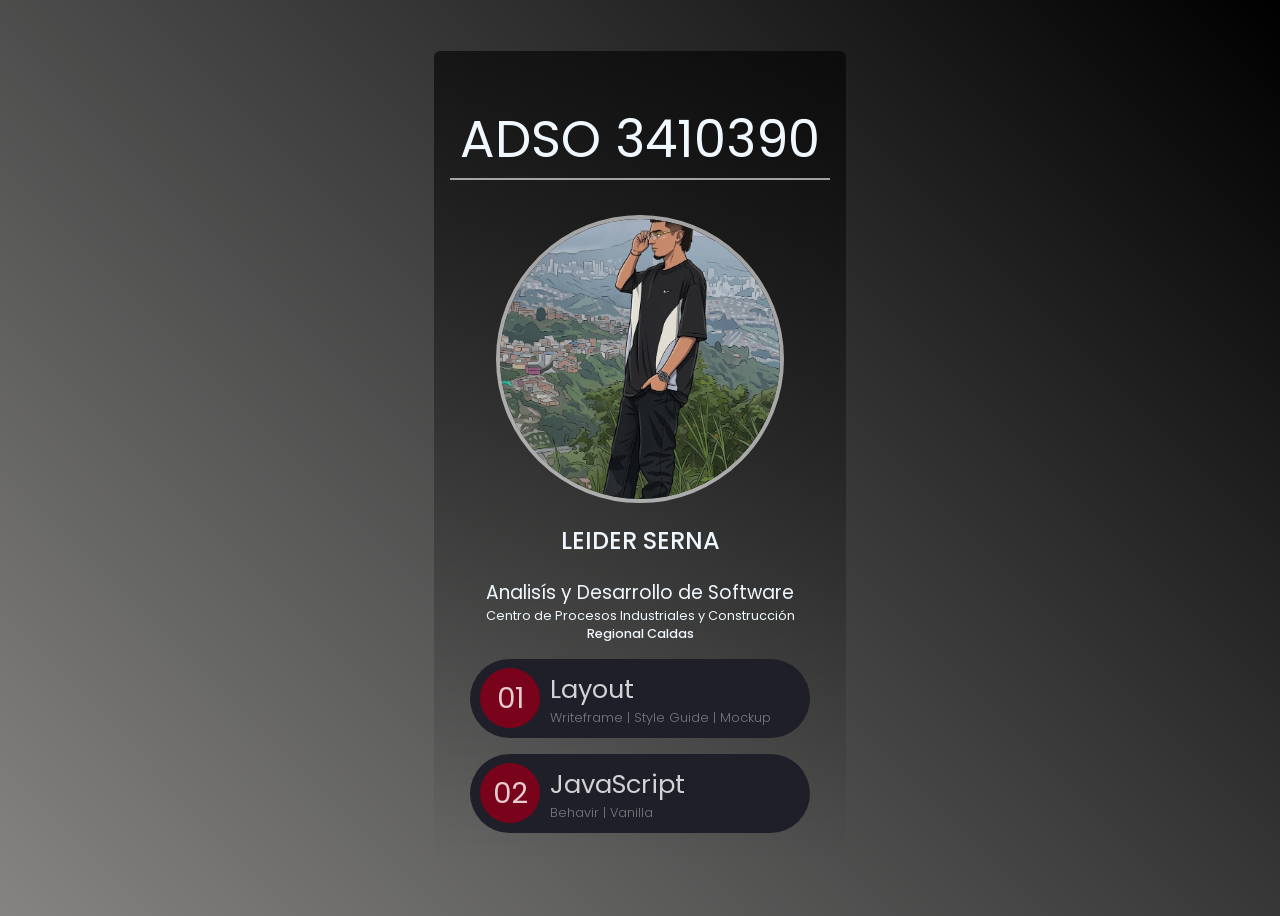
<file: index.html>
<!DOCTYPE html>
<html lang="en">

<head>
    <meta charset="UTF-8">
    <meta name="viewport" content="width=device-width, initial-scale=1.0">
    <title>ADSO 3410390</title>
    <link rel="stylesheet" href="/Sitio/src/css/master.css">
</head>

<body class="mainmenu">
    <main>
        <header>
            <h1>ADSO 3410390</h1>
            <img src="/Sitio/src/img/Mi imagen.jpg" alt="My Photo">
            <h2>LEIDER SERNA</h2>
            <h3>Analisís y Desarrollo de Software</h3>
            <h4>Centro de Procesos Industriales y Construcción</h4>
            <h5>Regional Caldas</h5>
        </header>
        <menu>
            <a href="/Sitio/01-Layout/index.html">
                <span>01</span>
                <aside>
                    <h3>Layout</h3>
                    <small>Writeframe | Style Guide | Mockup</small>
                </aside>
            </a>
            <a href="02-JavaScript/index.html">
                <span>02</span>
                <aside>
                    <h3>JavaScript</h3>
                    <small>Behavir | Vanilla</small>
                </aside>
            </a>
        </menu>
    </main>
</body>

</html>
</file>
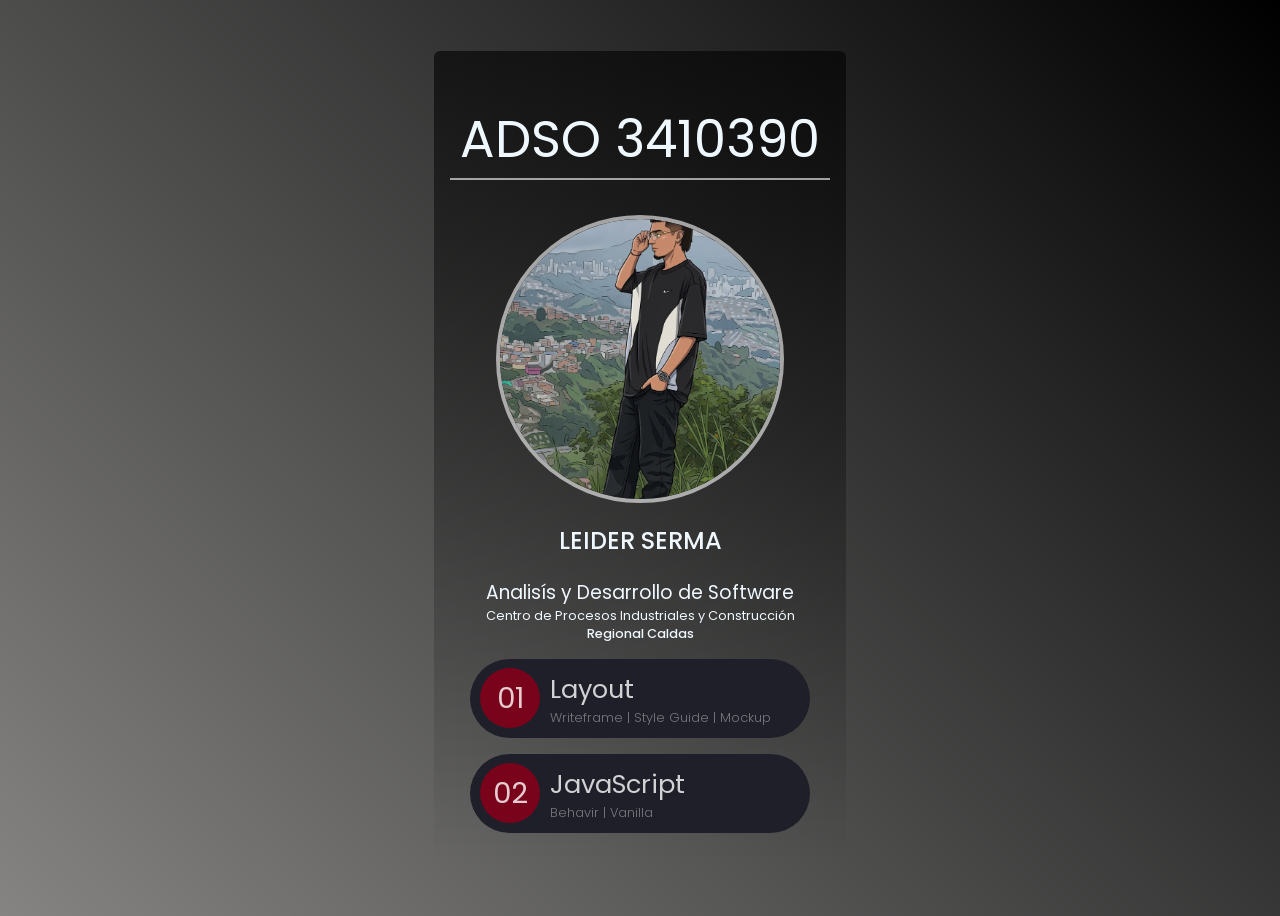
<file: 1/index.html>
<!DOCTYPE html>
<html lang="en">

<head>
    <meta charset="UTF-8">
    <meta name="viewport" content="width=device-width, initial-scale=1.0">
    <title>ADSO 3410390</title>
    <link rel="stylesheet" href="src/css/master.css">
</head>

<body class="mainmenu">
    <main>
        <header>
            <h1>ADSO 3410390</h1>
            <img src="src/img/Mi imagen.jpg" alt="My Photo">
            <h2>LEIDER SERMA</h2>
            <h3>Analisís y Desarrollo de Software</h3>
            <h4>Centro de Procesos Industriales y Construcción</h4>
            <h5>Regional Caldas</h5>
        </header>
        <menu>
            <a href="01-Layout/index.html">
                <span>01</span>
                <aside>
                    <h3>Layout</h3>
                    <small>Writeframe | Style Guide | Mockup</small>
                </aside>
            </a>
            <a href="02-JavaScript/index.html">
                <span>02</span>
                <aside>
                    <h3>JavaScript</h3>
                    <small>Behavir | Vanilla</small>
                </aside>
            </a>
        </menu>
    </main>
</body>

</html>
</file>
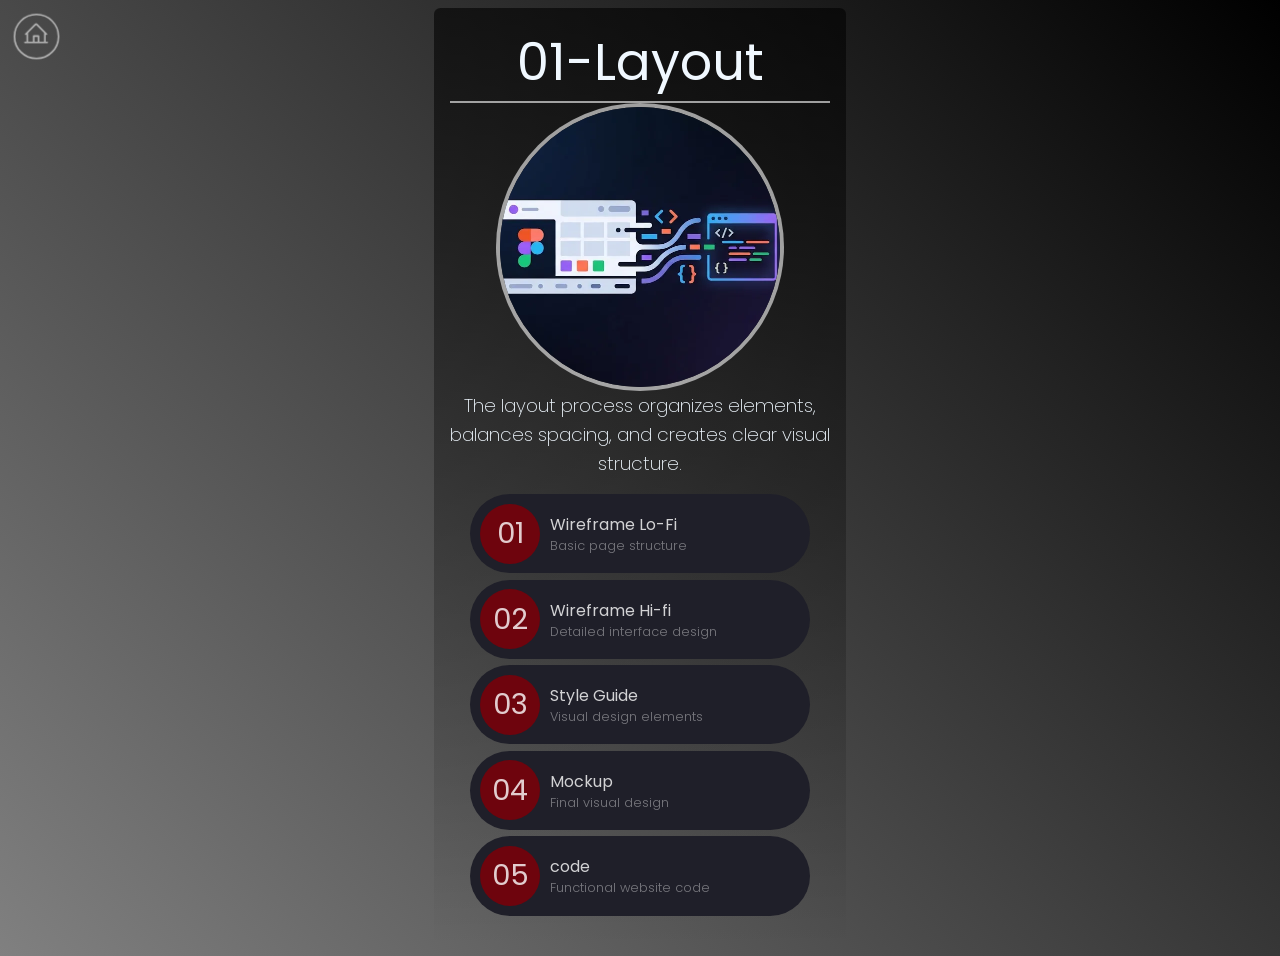
<file: 1/01-Layout/index.html>
<!DOCTYPE html>
<html lang="en">

<head>
    <meta charset="UTF-8">
    <meta name="viewport" content="width=device-width, initial-scale=1.0">
    <title>01-Layout</title>
    <link rel="stylesheet" href="../src/css/master.css">
</head>

<body class="mainmenu layout">
    <nav class="back"><a href="../index.html"><svg xmlns="http://www.w3.org/2000/svg" width="32" height="32" fill="#FFFFFF" viewBox="0 0 256 256"><path d="M240,208H224V136l2.34,2.34A8,8,0,0,0,237.66,127L139.31,28.68a16,16,0,0,0-22.62,0L18.34,127a8,8,0,0,0,11.32,11.31L32,136v72H16a8,8,0,0,0,0,16H240a8,8,0,0,0,0-16ZM48,120l80-80,80,80v88H160V152a8,8,0,0,0-8-8H104a8,8,0,0,0-8,8v56H48Zm96,88H112V160h32Z"></path></svg></a></nav>

    <main>
        <header>
            <h1>01-Layout</h1>
            <img src="../src/img/8b4aa764-dbb5-46bc-8ea6-32a106b4a7e0.webp" alt="My Photo">
            <h3>The layout process organizes elements, balances spacing, and creates clear visual structure.</h3>
            
        </header>
        <menu>
            <a href="01-Wireframe/index.html">
                <span>01</span>
                <aside>
                    <h3>Wireframe Lo-Fi</h3>
                    <small>Basic page structure</small>
                </aside>
            </a>
            <a href="02-Wireframe_Hi_Fi/index.html">
                <span>02</span>
                <aside>
                    <h3>Wireframe Hi-fi</h3>
                    <small>Detailed interface design</small>
                </aside>
            </a>
            <a href="03-StylesGuide/index.html">
                <span>03</span>
                <aside>
                    <h3>Style Guide</h3>
                    <small>Visual design elements</small>
                </aside>
            </a>
            <a href="04-Mockup/index.html">
                <span>04</span>
                <aside>
                    <h3>Mockup</h3>
                    <small>Final visual design</small>
                </aside>
            </a>
            <a href="05-Code/index.html">
                <span>05</span>
                <aside>
                    <h3>code</h3>
                    <small>Functional website code</small>
                </aside>
            </a>
        </menu>
    </main>
</body>

</html>
</file>
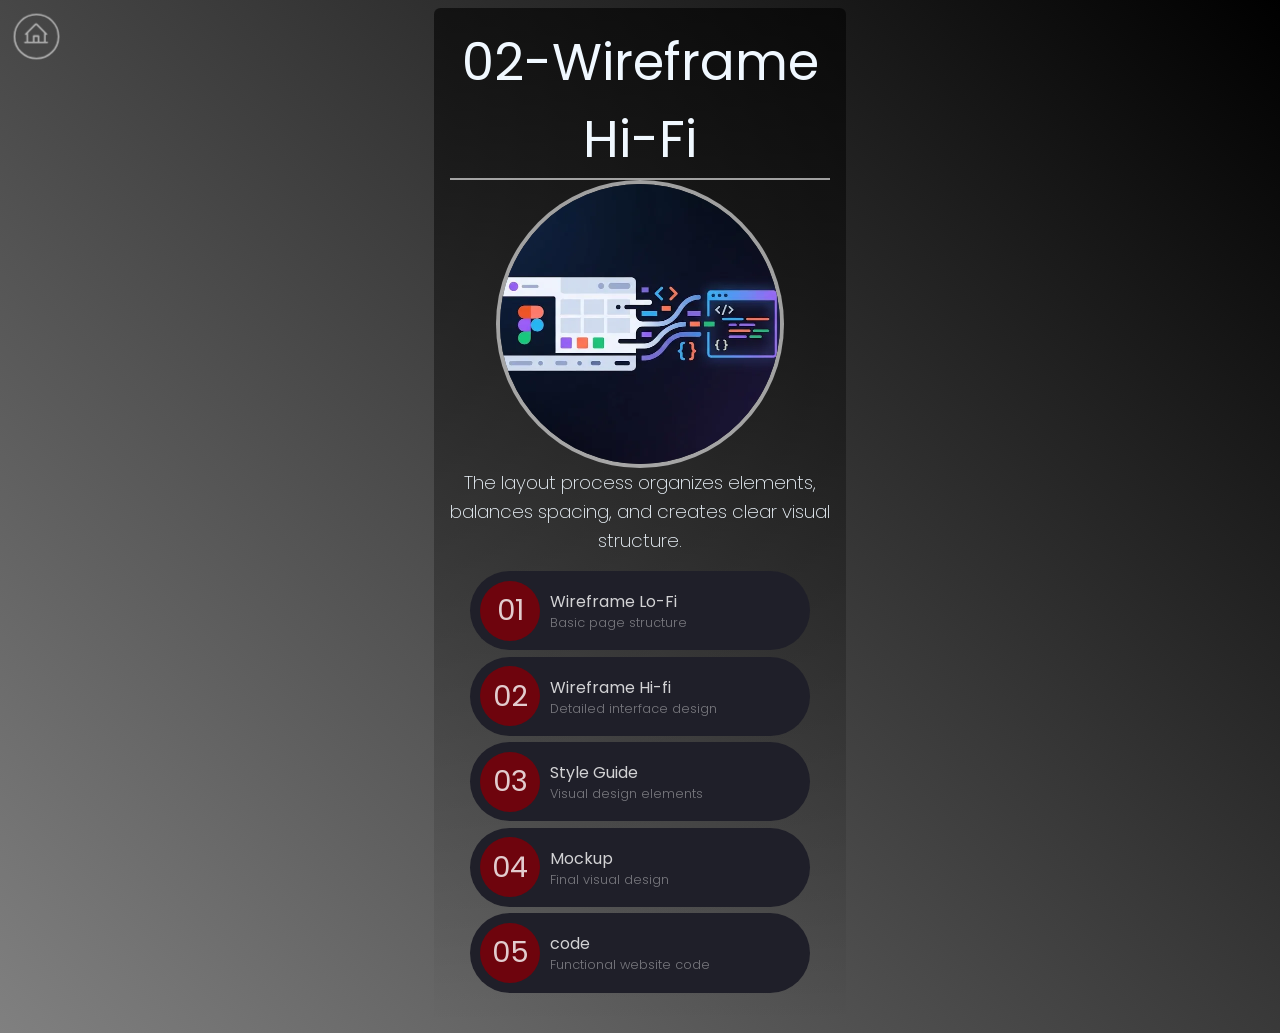
<file: Sitio/01-Layout/index.html>
<!DOCTYPE html>
<html lang="en">

<head>
    <meta charset="UTF-8">
    <meta name="viewport" content="width=device-width, initial-scale=1.0">
    <title>01-Layout</title>
    <link rel="stylesheet" href="/Sitio/src/css/master.css">
</head>

<body class="mainmenu layout">
    <nav class="back"><a href="/index.html"><svg xmlns="http://www.w3.org/2000/svg" width="32" height="32" fill="#FFFFFF" viewBox="0 0 256 256"><path d="M240,208H224V136l2.34,2.34A8,8,0,0,0,237.66,127L139.31,28.68a16,16,0,0,0-22.62,0L18.34,127a8,8,0,0,0,11.32,11.31L32,136v72H16a8,8,0,0,0,0,16H240a8,8,0,0,0,0-16ZM48,120l80-80,80,80v88H160V152a8,8,0,0,0-8-8H104a8,8,0,0,0-8,8v56H48Zm96,88H112V160h32Z"></path></svg></a></nav>

    <main>
        <header>
            <h1>02-Wireframe Hi-Fi</h1>
            <img src="../src/img/8b4aa764-dbb5-46bc-8ea6-32a106b4a7e0.webp" alt="My Photo">
            <h3>The layout process organizes elements, balances spacing, and creates clear visual structure.</h3>
            
        </header>
        <menu>
            <a href="01-Wireframe/index.html">
                <span>01</span>
                <aside>
                    <h3>Wireframe Lo-Fi</h3>
                    <small>Basic page structure</small>
                </aside>
            </a>
            <a href="02-Wireframe_Hi_Fi/index.html">
                <span>02</span>
                <aside>
                    <h3>Wireframe Hi-fi</h3>
                    <small>Detailed interface design</small>
                </aside>
            </a>
            <a href="03-StylesGuide/index.html">
                <span>03</span>
                <aside>
                    <h3>Style Guide</h3>
                    <small>Visual design elements</small>
                </aside>
            </a>
            <a href="04-Mockup/index.html">
                <span>04</span>
                <aside>
                    <h3>Mockup</h3>
                    <small>Final visual design</small>
                </aside>
            </a>
            <a href="05-Code/index.html"target="_blank">
                <span>05</span>
                <aside>
                    <h3>code</h3>
                    <small>Functional website code</small>
                </aside>
            </a>
        </menu>
    </main>
</body>

</html>
</file>
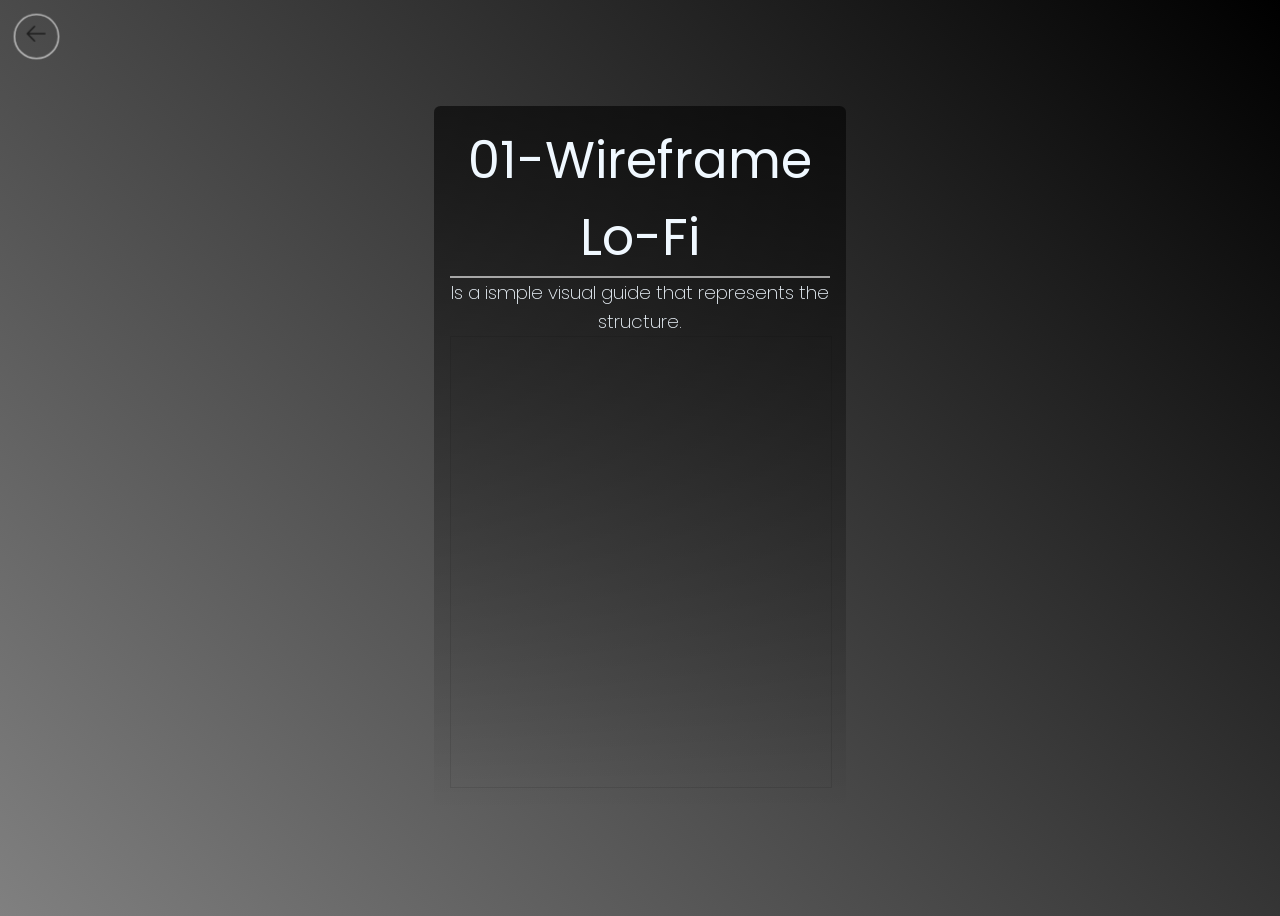
<file: 1/01-Layout/01-Wireframe/index.html>
<!DOCTYPE html>
<html lang="en">

<head>
    <meta charset="UTF-8">
    <meta name="viewport" content="width=device-width, initial-scale=1.0">
    <title>01-Layout</title>
    <link rel="stylesheet" href="../../src/css/master.css">
</head>

<body class="mainmenu layout">
    <nav class="back"><a href="../index.html"><svg xmlns="http://www.w3.org/2000/svg" width="32" height="32" fill="#000000" viewBox="0 0 256 256"><path d="M224,128a8,8,0,0,1-8,8H59.31l58.35,58.34a8,8,0,0,1-11.32,11.32l-72-72a8,8,0,0,1,0-11.32l72-72a8,8,0,0,1,11.32,11.32L59.31,120H216A8,8,0,0,1,224,128Z"></path></svg></a></nav>

    <main>
        <header>
            <h1>01-Wireframe Lo-Fi</h1>
            <h3>Is a ismple visual guide that represents the structure.</h3>
            <iframe style="border: 1px solid rgba(0, 0, 0, 0.1);" width="100%" height="450" src="https://embed.figma.com/design/diuYQ3c2THRj35fkHfcdYs/Sin-t%C3%ADtulo?node-id=0-1&embed-host=share" allowfullscreen></iframe>
        </header>
    </main>
</body>

</html>
</file>
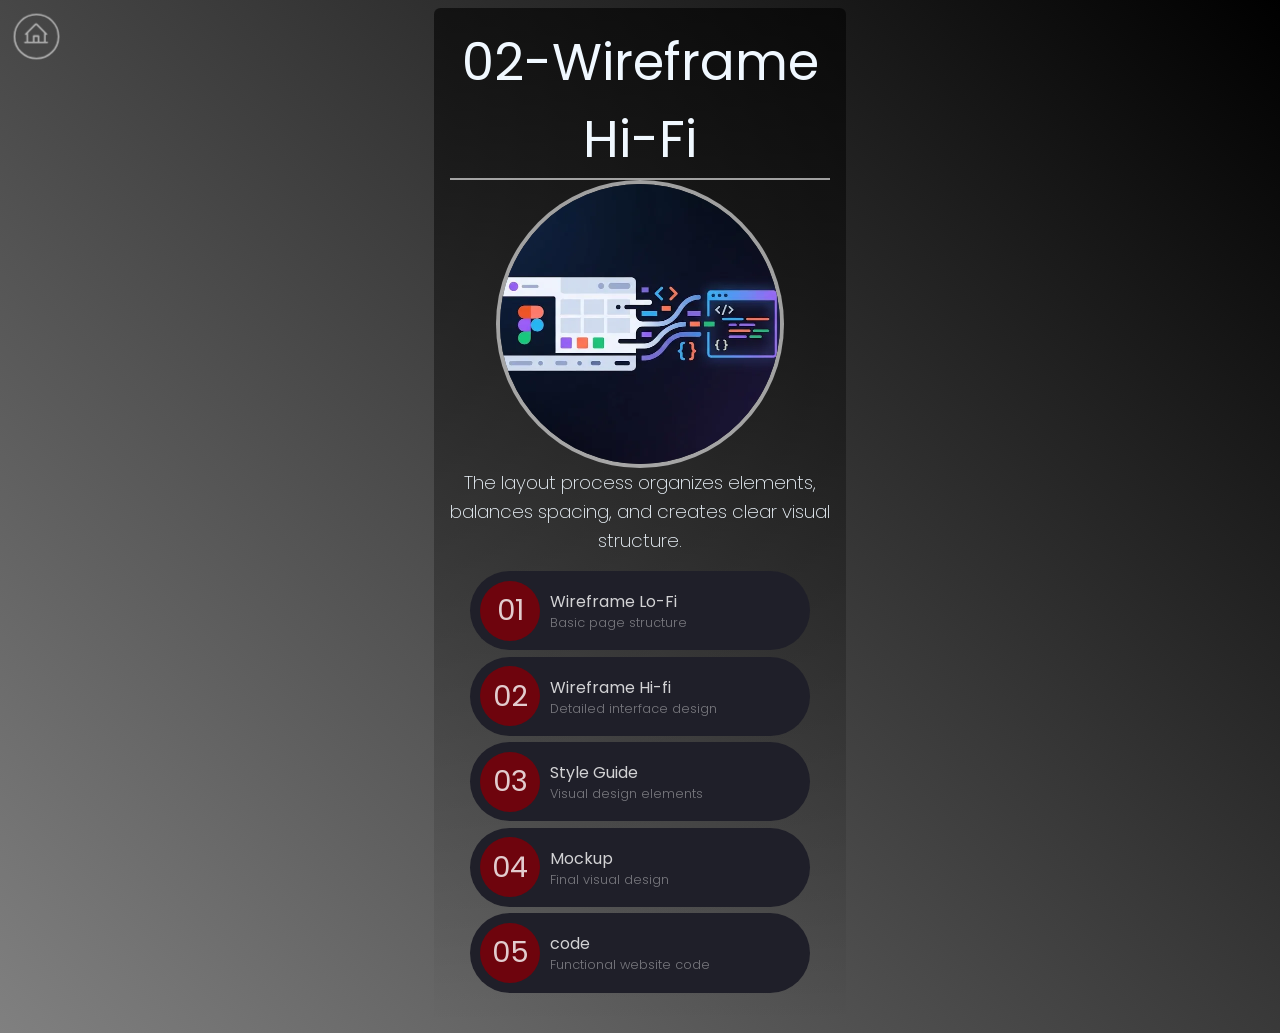
<file: 1/Sitio/01-Layout/index.html>
<!DOCTYPE html>
<html lang="en">

<head>
    <meta charset="UTF-8">
    <meta name="viewport" content="width=device-width, initial-scale=1.0">
    <title>01-Layout</title>
    <link rel="stylesheet" href="../src/css/master.css">
</head>

<body class="mainmenu layout">
    <nav class="back"><a href="../index.html"><svg xmlns="http://www.w3.org/2000/svg" width="32" height="32" fill="#FFFFFF" viewBox="0 0 256 256"><path d="M240,208H224V136l2.34,2.34A8,8,0,0,0,237.66,127L139.31,28.68a16,16,0,0,0-22.62,0L18.34,127a8,8,0,0,0,11.32,11.31L32,136v72H16a8,8,0,0,0,0,16H240a8,8,0,0,0,0-16ZM48,120l80-80,80,80v88H160V152a8,8,0,0,0-8-8H104a8,8,0,0,0-8,8v56H48Zm96,88H112V160h32Z"></path></svg></a></nav>

    <main>
        <header>
            <h1>02-Wireframe Hi-Fi</h1>
            <img src="../src/img/8b4aa764-dbb5-46bc-8ea6-32a106b4a7e0.webp" alt="My Photo">
            <h3>The layout process organizes elements, balances spacing, and creates clear visual structure.</h3>
            
        </header>
        <menu>
            <a href="01-Wireframe/index.html">
                <span>01</span>
                <aside>
                    <h3>Wireframe Lo-Fi</h3>
                    <small>Basic page structure</small>
                </aside>
            </a>
            <a href="02-Wireframe_Hi_Fi/index.html">
                <span>02</span>
                <aside>
                    <h3>Wireframe Hi-fi</h3>
                    <small>Detailed interface design</small>
                </aside>
            </a>
            <a href="03-StylesGuide/index.html">
                <span>03</span>
                <aside>
                    <h3>Style Guide</h3>
                    <small>Visual design elements</small>
                </aside>
            </a>
            <a href="04-Mockup/index.html">
                <span>04</span>
                <aside>
                    <h3>Mockup</h3>
                    <small>Final visual design</small>
                </aside>
            </a>
            <a href="05-Code/index.html">
                <span>05</span>
                <aside>
                    <h3>code</h3>
                    <small>Functional website code</small>
                </aside>
            </a>
        </menu>
    </main>
</body>

</html>
</file>
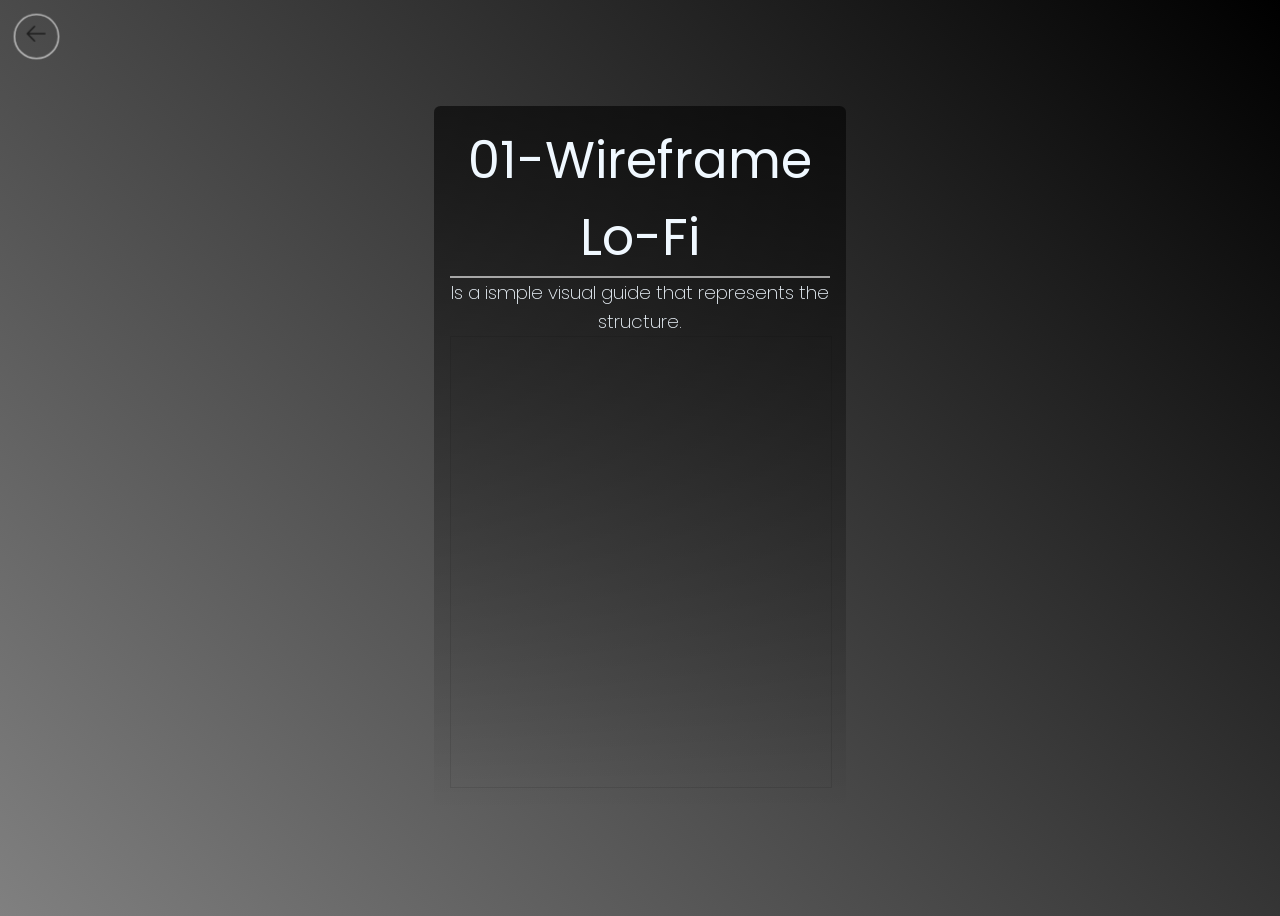
<file: Sitio/01-Layout/01-Wireframe/index.html>
<!DOCTYPE html>
<html lang="en">

<head>
    <meta charset="UTF-8">
    <meta name="viewport" content="width=device-width, initial-scale=1.0">
    <title>01-Layout</title>
    <link rel="stylesheet" href="/Sitio/src/css/master.css">
</head>

<body class="mainmenu layout">
    <nav class="back"><a href="../index.html"><svg xmlns="http://www.w3.org/2000/svg" width="32" height="32" fill="#000000" viewBox="0 0 256 256"><path d="M224,128a8,8,0,0,1-8,8H59.31l58.35,58.34a8,8,0,0,1-11.32,11.32l-72-72a8,8,0,0,1,0-11.32l72-72a8,8,0,0,1,11.32,11.32L59.31,120H216A8,8,0,0,1,224,128Z"></path></svg></a></nav>

    <main>
        <header>
            <h1>01-Wireframe Lo-Fi</h1>
            <h3>Is a ismple visual guide that represents the structure.</h3>
            <iframe style="border: 1px solid rgba(0, 0, 0, 0.1);" width="100%" height="450" src="https://embed.figma.com/design/diuYQ3c2THRj35fkHfcdYs/Sin-t%C3%ADtulo?node-id=0-1&embed-host=share" allowfullscreen></iframe>
        </header>
    </main>
</body>

</html>
</file>
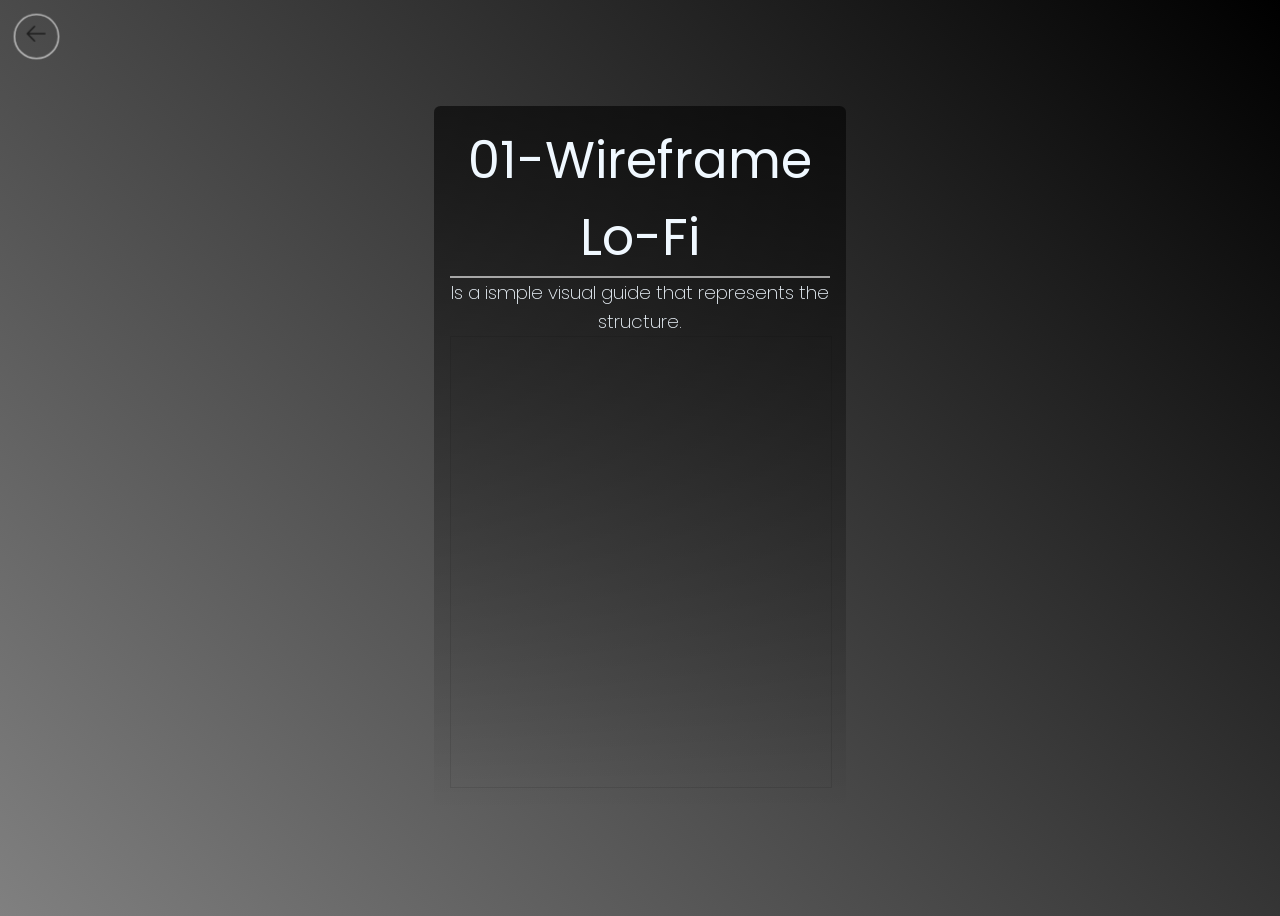
<file: Sitio/01-Layout/02-Wireframe_Hi_Fi/index.html>
<!DOCTYPE html>
<html lang="en">

<head>
    <meta charset="UTF-8">
    <meta name="viewport" content="width=device-width, initial-scale=1.0">
    <title>01-Layout</title>
    <link rel="stylesheet" href="../../src/css/master.css">
</head>

<body class="mainmenu layout">
    <nav class="back"><a href="../index.html"><svg xmlns="http://www.w3.org/2000/svg" width="32" height="32" fill="#000000" viewBox="0 0 256 256"><path d="M224,128a8,8,0,0,1-8,8H59.31l58.35,58.34a8,8,0,0,1-11.32,11.32l-72-72a8,8,0,0,1,0-11.32l72-72a8,8,0,0,1,11.32,11.32L59.31,120H216A8,8,0,0,1,224,128Z"></path></svg></a></nav>

    <main>
        <header>
            <h1>01-Wireframe Lo-Fi</h1>
            <h3>Is a ismple visual guide that represents the structure.</h3>
            <iframe style="border: 1px solid rgba(0, 0, 0, 0.1);" width="100%" height="450" src="https://embed.figma.com/design/Qn6QL0j5bMfAt3NxPQwprj/Sin-t%C3%ADtulo?node-id=1-6&embed-host=share" allowfullscreen></iframe>
        </header>
    </main>
</body>

</html>
</file>
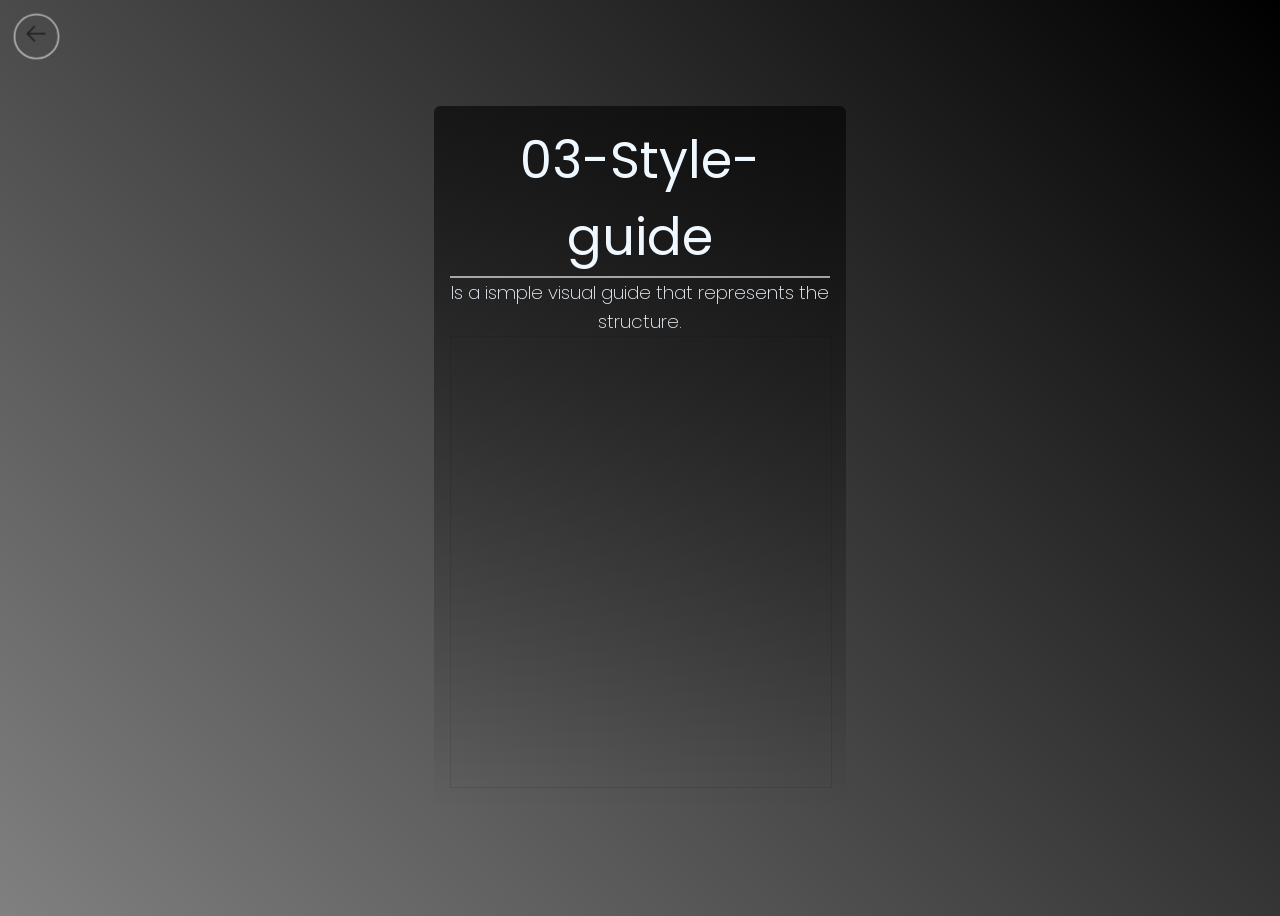
<file: Sitio/01-Layout/03-StylesGuide/index.html>
<!DOCTYPE html>
<html lang="en">

<head>
    <meta charset="UTF-8">
    <meta name="viewport" content="width=device-width, initial-scale=1.0">
    <title>03-Style-guide</title>
    <link rel="stylesheet" href="../../src/css/master.css">
</head>

<body class="mainmenu layout">
    <nav class="back"><a href="../index.html"><svg xmlns="http://www.w3.org/2000/svg" width="32" height="32" fill="#000000" viewBox="0 0 256 256"><path d="M224,128a8,8,0,0,1-8,8H59.31l58.35,58.34a8,8,0,0,1-11.32,11.32l-72-72a8,8,0,0,1,0-11.32l72-72a8,8,0,0,1,11.32,11.32L59.31,120H216A8,8,0,0,1,224,128Z"></path></svg></a></nav>

    <main>
        <header>
            <h1>03-Style-guide</h1>
            <h3>Is a ismple visual guide that represents the structure.</h3>
            <iframe style="border: 1px solid rgba(0, 0, 0, 0.1);" width="100%" height="450" src="https://embed.figma.com/design/kodCAgdBxOKo6NE72cmFUz/Sin-t%C3%ADtulo?node-id=1-63&embed-host=share" allowfullscreen></iframe>
        </header>
    </main>
</body>

</html>
</file>
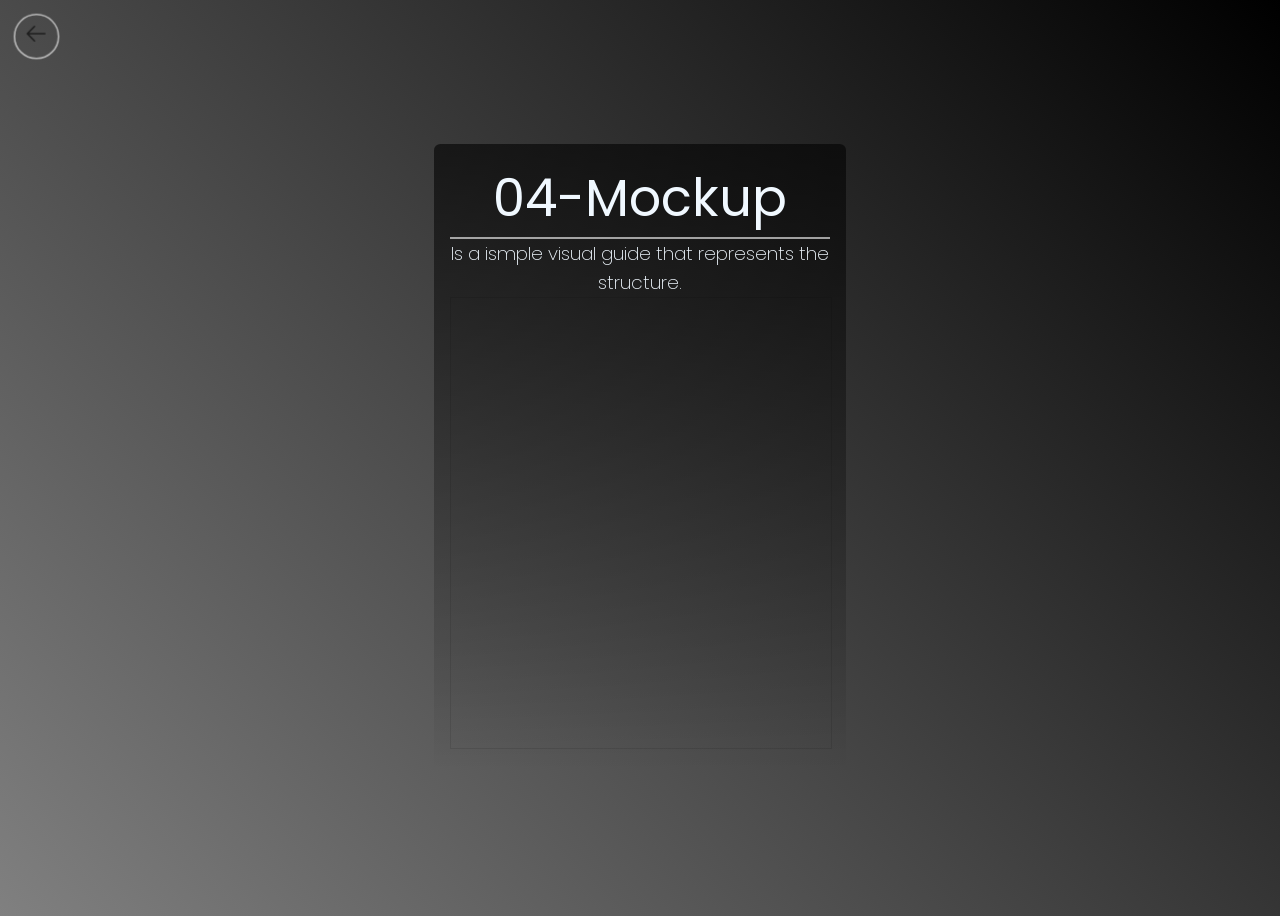
<file: Sitio/01-Layout/04-Mockup/index.html>
<!DOCTYPE html>
<html lang="en">

<head>
    <meta charset="UTF-8">
    <meta name="viewport" content="width=device-width, initial-scale=1.0">
    <title>03-Style-guide</title>
    <link rel="stylesheet" href="../../src/css/master.css">
</head>

<body class="mainmenu layout">
    <nav class="back"><a href="../index.html"><svg xmlns="http://www.w3.org/2000/svg" width="32" height="32" fill="#000000" viewBox="0 0 256 256"><path d="M224,128a8,8,0,0,1-8,8H59.31l58.35,58.34a8,8,0,0,1-11.32,11.32l-72-72a8,8,0,0,1,0-11.32l72-72a8,8,0,0,1,11.32,11.32L59.31,120H216A8,8,0,0,1,224,128Z"></path></svg></a></nav>

    <main>
        <header>
            <h1>04-Mockup</h1>
            <h3>Is a ismple visual guide that represents the structure.</h3>
            <iframe style="border: 1px solid rgba(0, 0, 0, 0.1);" width="100%" height="450" src="https://embed.figma.com/design/2RpeaEhxXRRaqxMEUwgMP3/Sin-t%C3%ADtulo?node-id=0-1&embed-host=share" allowfullscreen></iframe>
        </header>
    </main>
</body>

</html>
</file>
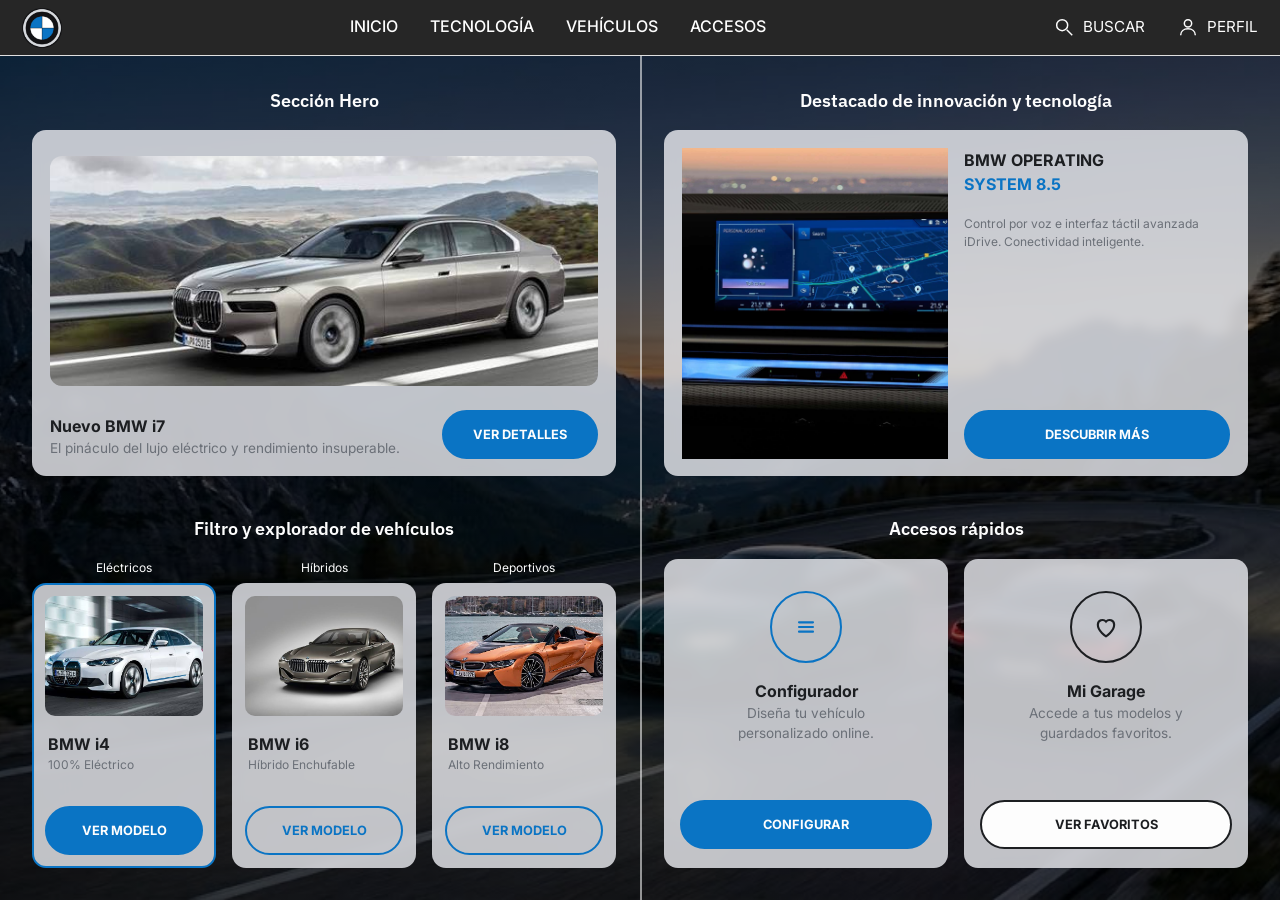
<file: Sitio/01-Layout/05-Code/index.html>
<!DOCTYPE html>
<html lang="es">

<head>
    <meta charset="UTF-8">
    <meta name="viewport" content="width=device-width, initial-scale=1.0">
    <title>BMW | Modelos</title>
    <link rel="stylesheet" href="css/reset.css">
    <link rel="stylesheet" href="css/master.css">
</head>

<body>
    <main>
        <!-- 01 - Navbar -->
        <header id="navbar">
            <img class="logo" src="img/logo.png" alt="BMW">
            <nav class="options">
                <a href="#inicio">Inicio</a>
                <a href="#tecnologia">Tecnología</a>
                <a href="#vehiculos">Vehículos</a>
                <a href="#accesos">Accesos</a>
            </nav>
            <menu class="tools">
                <a href="javascript:">
                    <svg viewBox="0 0 24 24" aria-hidden="true">
                        <circle cx="10" cy="10" r="6" />
                        <path d="M15 15l6 6" />
                    </svg>
                    Buscar
                </a>
                <a href="javascript:">
                    <svg viewBox="0 0 24 24" aria-hidden="true">
                        <circle cx="12" cy="8" r="4" />
                        <path d="M4 21c0-4.4 3.6-7 8-7s8 2.6 8 7" />
                    </svg>
                    Perfil
                </a>
            </menu>

            <!-- Botón hamburguesa (solo visible en pantallas pequeñas) -->
            <button id="mburger" type="button" aria-label="Abrir menú" aria-expanded="false">
                <span></span>
                <span></span>
                <span></span>
            </button>
        </header>

        <!-- 02 - Inicio (hero) -->
        <section id="inicio" class="panel">
            <h2>Sección Hero</h2>
            <article class="card hero">
                <img src="img/bmwi7.jpg" alt="Nuevo BMW i7">
                <div class="info">
                    <h3>Nuevo BMW i7</h3>
                    <p>El pináculo del lujo eléctrico y rendimiento insuperable.</p>
                </div>
                <a class="btn primary" href="javascript:">Ver detalles</a>
            </article>
        </section>

        <!-- 03 - Tecnología (destacado de innovación) -->
        <section id="tecnologia" class="panel">
            <h2>Destacado de innovación y tecnología</h2>
            <article class="card tech">
                <img src="img/BMW Operating System.jpg" alt="Interior con BMW Operating System 8.5">
                <div class="info">
                    <h3>BMW Operating <span>System 8.5</span></h3>
                    <p>Control por voz e interfaz táctil avanzada iDrive. Conectividad inteligente.</p>
                </div>
                <a class="btn primary" href="javascript:">Descubrir más</a>
            </article>
        </section>

        <!-- 04 - Vehículos (filtro y explorador) -->
        <section id="vehiculos" class="panel">
            <h2>Filtro y explorador de vehículos</h2>
            <div class="vehicles">
                <div class="vehicle-item">
                    <span>Eléctricos</span>
                    <article class="card vehicle selected">
                        <img src="img/bmw i4.jpg" alt="BMW i4">
                        <div class="info">
                            <h3>BMW i4</h3>
                            <p>100% Eléctrico</p>
                        </div>
                        <a class="btn primary" href="javascript:">Ver modelo</a>
                    </article>
                </div>
                <div class="vehicle-item">
                    <span>Híbridos</span>
                    <article class="card vehicle">
                        <img src="img/BMW i6.jpg" alt="BMW i6">
                        <div class="info">
                            <h3>BMW i6</h3>
                            <p>Híbrido Enchufable</p>
                        </div>
                        <a class="btn outline" href="javascript:">Ver modelo</a>
                    </article>
                </div>
                <div class="vehicle-item">
                    <span>Deportivos</span>
                    <article class="card vehicle">
                        <img src="img/i8.jpg" alt="BMW i8">
                        <div class="info">
                            <h3>BMW i8</h3>
                            <p>Alto Rendimiento</p>
                        </div>
                        <a class="btn outline" href="javascript:">Ver modelo</a>
                    </article>
                </div>
            </div>
        </section>

        <!-- 05 - Accesos (accesos rápidos) -->
        <section id="accesos" class="panel">
            <h2>Accesos rápidos</h2>
            <div class="quick">
                <article class="card access">
                    <div class="icon blue">
                        <svg viewBox="0 0 24 24" aria-hidden="true">
                            <path d="M6 8h12M6 12h12M6 16h12" />
                        </svg>
                    </div>
                    <div class="info">
                        <h3>Configurador</h3>
                        <p>Diseña tu vehículo personalizado online.</p>
                    </div>
                    <a class="btn primary" href="javascript:">Configurar</a>
                </article>
                <article class="card access">
                    <div class="icon dark">
                        <svg viewBox="0 0 24 24" aria-hidden="true">
                            <path d="M12 20s-7-4.5-7-10a4 4 0 017-2.6A4 4 0 0119 10c0 5.5-7 10-7 10z" />
                        </svg>
                    </div>
                    <div class="info">
                        <h3>Mi Garage</h3>
                        <p>Accede a tus modelos y guardados favoritos.</p>
                    </div>
                    <a class="btn white" href="javascript:">Ver favoritos</a>
                </article>
            </div>
        </section>
    </main>

    <script src="js/app.js"></script>
</body>

</html>
</file>
<file: Sitio/src/css/master.css>
/* GOOGLE FONTS: POPPINS*/
@import url('https://fonts.googleapis.com/css2?family=Poppins:ital,wght@0,100;0,200;0,300;0,400;0,500;0,600;0,700;0,800;0,900;1,100;1,200;1,300;1,400;1,500;1,600;1,700;1,800;1,900&display=swap');

body {
    background: linear-gradient(45deg, rgb(133, 132, 131), rgb(0, 0, 0));
    color: aliceblue;
    font-family: Poppins, serif;
    display: flex;
    justify-content: center;
    align-items: center;
    min-height: 100dvh;

    nav.back {
        align-items: center;
        border: 2px solid #fff;
        border-radius: 50%;
        display: flex;
        justify-content: center;
        height: 40px;
        left: 8px;
        opacity: .6;
        padding: 0.4rem;
        position: fixed;
        top: 8px;
        transform: scale(.8);
        transition: all 0.4s ease-in;
        width: 40px;

        &:hover {
            transform: scale(1.1);
            opacity: 1;
        }
    }

    &.mainmenu.layout {
        background: linear-gradient(45deg, grey, black);
        
        main {
            width: 380px;
            header {
                h1 {
                    margin: 0;
                }

                h3 {
                    font-weight: 200;
                }

                img {
                    background-color: #0003;
                }
            }

            menu {
                gap: 0.4rem;

                a:is(:link, :visited) {
                    span {
                        background-color: rgb(110, 4, 13);
                        
                    }

                    aside {
                        h3 {
                            font-size: 1rem;
                        }
                    }

                    &:is(:hover) {
                        background-color: darkblue;
                    }
                }
            }
        }
    }

    main {
        background: linear-gradient(to bottom, #0009, #0000);
        border-radius: 0.4rem;
        min-width: 380px;
        padding: 1rem;
    }

    /*MAIN MENU*/
    &.mainmenu {
        main {

            header {
                h1 {
                    border-bottom: 2px solid #fff9;
                    font-size: 3.2rem;
                    font-weight: 400;
                    text-align: center;
                }

                img {
                    border: 4px solid #fff9;
                    border-radius: 50%;
                    display: flex;
                    height: 280px;
                    margin: auto;
                    object-fit: cover;
                    width: 280px;
                }

                h2 {
                    font-weight: 500;
                    text-align: center;
                    text-transform: uppercase;
                }

                h3 {
                    font-weight: 400;
                    margin: 0;
                    text-align: center;
                }

                h4 {
                    font-size: 0.8rem;
                    font-weight: 400;
                    margin: 0;
                    text-align: center;

                }

                h5 {
                    font-size: 0.8rem;
                    font-weight: 500;
                    margin: 0;
                    text-align: center;
                }
            }

            menu {
                align-items: center;
                display: flex;
                flex-direction: column;
                gap: 1rem;
                justify-content: center;
                padding: 0;

                a:is(:link, :visited) {
                    align-items: center;
                    background-color: rgb(31, 31, 41);
                    border-radius: 5rem;
                    color: #fffc;
                    display: flex;
                    padding: 0.6rem;
                    text-decoration: none;
                    transition: all 0.4s;
                    width: 320px;

                    &:is(:hover) {
                        background-color: rgb(121, 3, 27);
                        transform: scale(1.04) translateX(18px);
                    }

                    span {
                        background-color: rgb(121, 3, 27);
                        font-size: 1.8rem;
                        border-radius: 50%;
                        display: flex;
                        justify-content: center;
                        align-items: center;
                        font-size: 1.8rem;
                        height: 60px;
                        width: 60px;
                    }

                    &:hover span {
                        background-color: #0009;
                    }

                    aside {
                        margin-left: 0.6rem;
                        display: flex;
                        flex-direction: column;
                        justify-content: center;
                        align-items: start;

                        h3 {
                            margin: 0;
                            font-size: 1.6rem;
                            font-weight: 400;
                        }

                        small {
                            color: #fff6;
                            font-size: 0.8rem;
                            font-weight: 300;
                        }
                    }
                }

            }
        }
    }
}
</file>
<file: 1/src/css/master.css>
/* GOOGLE FONTS: POPPINS*/
@import url('https://fonts.googleapis.com/css2?family=Poppins:ital,wght@0,100;0,200;0,300;0,400;0,500;0,600;0,700;0,800;0,900;1,100;1,200;1,300;1,400;1,500;1,600;1,700;1,800;1,900&display=swap');

body {
    background: linear-gradient(45deg, rgb(133, 132, 131), rgb(0, 0, 0));
    color: aliceblue;
    font-family: Poppins, serif;
    display: flex;
    justify-content: center;
    align-items: center;
    min-height: 100dvh;

    nav.back {
        align-items: center;
        border: 2px solid #fff;
        border-radius: 50%;
        display: flex;
        justify-content: center;
        height: 40px;
        left: 8px;
        opacity: .6;
        padding: 0.4rem;
        position: fixed;
        top: 8px;
        transform: scale(.8);
        transition: all 0.4s ease-in;
        width: 40px;

        &:hover {
            transform: scale(1.1);
            opacity: 1;
        }
    }

    &.mainmenu.layout {
        background: linear-gradient(45deg, grey, black);
        
        main {
            width: 380px;
            header {
                h1 {
                    margin: 0;
                }

                h3 {
                    font-weight: 200;
                }

                img {
                    background-color: #0003;
                }
            }

            menu {
                gap: 0.4rem;

                a:is(:link, :visited) {
                    span {
                        background-color: rgb(110, 4, 13);
                        
                    }

                    aside {
                        h3 {
                            font-size: 1rem;
                        }
                    }

                    &:is(:hover) {
                        background-color: darkblue;
                    }
                }
            }
        }
    }

    main {
        background: linear-gradient(to bottom, #0009, #0000);
        border-radius: 0.4rem;
        min-width: 380px;
        padding: 1rem;
    }

    /*MAIN MENU*/
    &.mainmenu {
        main {

            header {
                h1 {
                    border-bottom: 2px solid #fff9;
                    font-size: 3.2rem;
                    font-weight: 400;
                    text-align: center;
                }

                img {
                    border: 4px solid #fff9;
                    border-radius: 50%;
                    display: flex;
                    height: 280px;
                    margin: auto;
                    object-fit: cover;
                    width: 280px;
                }

                h2 {
                    font-weight: 500;
                    text-align: center;
                    text-transform: uppercase;
                }

                h3 {
                    font-weight: 400;
                    margin: 0;
                    text-align: center;
                }

                h4 {
                    font-size: 0.8rem;
                    font-weight: 400;
                    margin: 0;
                    text-align: center;

                }

                h5 {
                    font-size: 0.8rem;
                    font-weight: 500;
                    margin: 0;
                    text-align: center;
                }
            }

            menu {
                align-items: center;
                display: flex;
                flex-direction: column;
                gap: 1rem;
                justify-content: center;
                padding: 0;

                a:is(:link, :visited) {
                    align-items: center;
                    background-color: rgb(31, 31, 41);
                    border-radius: 5rem;
                    color: #fffc;
                    display: flex;
                    padding: 0.6rem;
                    text-decoration: none;
                    transition: all 0.4s;
                    width: 320px;

                    &:is(:hover) {
                        background-color: rgb(121, 3, 27);
                        transform: scale(1.04) translateX(18px);
                    }

                    span {
                        background-color: rgb(121, 3, 27);
                        font-size: 1.8rem;
                        border-radius: 50%;
                        display: flex;
                        justify-content: center;
                        align-items: center;
                        font-size: 1.8rem;
                        height: 60px;
                        width: 60px;
                    }

                    &:hover span {
                        background-color: #0009;
                    }

                    aside {
                        margin-left: 0.6rem;
                        display: flex;
                        flex-direction: column;
                        justify-content: center;
                        align-items: start;

                        h3 {
                            margin: 0;
                            font-size: 1.6rem;
                            font-weight: 400;
                        }

                        small {
                            color: #fff6;
                            font-size: 0.8rem;
                            font-weight: 300;
                        }
                    }
                }

            }
        }
    }
}
</file>
<file: 1/Sitio/src/css/master.css>
/* GOOGLE FONTS: POPPINS*/
@import url('https://fonts.googleapis.com/css2?family=Poppins:ital,wght@0,100;0,200;0,300;0,400;0,500;0,600;0,700;0,800;0,900;1,100;1,200;1,300;1,400;1,500;1,600;1,700;1,800;1,900&display=swap');

body {
    background: linear-gradient(45deg, rgb(133, 132, 131), rgb(0, 0, 0));
    color: aliceblue;
    font-family: Poppins, serif;
    display: flex;
    justify-content: center;
    align-items: center;
    min-height: 100dvh;

    nav.back {
        align-items: center;
        border: 2px solid #fff;
        border-radius: 50%;
        display: flex;
        justify-content: center;
        height: 40px;
        left: 8px;
        opacity: .6;
        padding: 0.4rem;
        position: fixed;
        top: 8px;
        transform: scale(.8);
        transition: all 0.4s ease-in;
        width: 40px;

        &:hover {
            transform: scale(1.1);
            opacity: 1;
        }
    }

    &.mainmenu.layout {
        background: linear-gradient(45deg, grey, black);
        
        main {
            width: 380px;
            header {
                h1 {
                    margin: 0;
                }

                h3 {
                    font-weight: 200;
                }

                img {
                    background-color: #0003;
                }
            }

            menu {
                gap: 0.4rem;

                a:is(:link, :visited) {
                    span {
                        background-color: rgb(110, 4, 13);
                        
                    }

                    aside {
                        h3 {
                            font-size: 1rem;
                        }
                    }

                    &:is(:hover) {
                        background-color: darkblue;
                    }
                }
            }
        }
    }

    main {
        background: linear-gradient(to bottom, #0009, #0000);
        border-radius: 0.4rem;
        min-width: 380px;
        padding: 1rem;
    }

    /*MAIN MENU*/
    &.mainmenu {
        main {

            header {
                h1 {
                    border-bottom: 2px solid #fff9;
                    font-size: 3.2rem;
                    font-weight: 400;
                    text-align: center;
                }

                img {
                    border: 4px solid #fff9;
                    border-radius: 50%;
                    display: flex;
                    height: 280px;
                    margin: auto;
                    object-fit: cover;
                    width: 280px;
                }

                h2 {
                    font-weight: 500;
                    text-align: center;
                    text-transform: uppercase;
                }

                h3 {
                    font-weight: 400;
                    margin: 0;
                    text-align: center;
                }

                h4 {
                    font-size: 0.8rem;
                    font-weight: 400;
                    margin: 0;
                    text-align: center;

                }

                h5 {
                    font-size: 0.8rem;
                    font-weight: 500;
                    margin: 0;
                    text-align: center;
                }
            }

            menu {
                align-items: center;
                display: flex;
                flex-direction: column;
                gap: 1rem;
                justify-content: center;
                padding: 0;

                a:is(:link, :visited) {
                    align-items: center;
                    background-color: rgb(31, 31, 41);
                    border-radius: 5rem;
                    color: #fffc;
                    display: flex;
                    padding: 0.6rem;
                    text-decoration: none;
                    transition: all 0.4s;
                    width: 320px;

                    &:is(:hover) {
                        background-color: rgb(121, 3, 27);
                        transform: scale(1.04) translateX(18px);
                    }

                    span {
                        background-color: rgb(121, 3, 27);
                        font-size: 1.8rem;
                        border-radius: 50%;
                        display: flex;
                        justify-content: center;
                        align-items: center;
                        font-size: 1.8rem;
                        height: 60px;
                        width: 60px;
                    }

                    &:hover span {
                        background-color: #0009;
                    }

                    aside {
                        margin-left: 0.6rem;
                        display: flex;
                        flex-direction: column;
                        justify-content: center;
                        align-items: start;

                        h3 {
                            margin: 0;
                            font-size: 1.6rem;
                            font-weight: 400;
                        }

                        small {
                            color: #fff6;
                            font-size: 0.8rem;
                            font-weight: 300;
                        }
                    }
                }

            }
        }
    }
}
</file>
<file: Sitio/01-Layout/05-Code/css/master.css>
@import url('https://fonts.googleapis.com/css2?family=IBM+Plex+Sans:ital,wght@0,100..700;1,100..700&family=Inter:ital,opsz,wght@0,14..32,100..900;1,14..32,100..900&display=swap');

:root {
    --color-accentdark: #fdfdfd;
    --color-vibrantpurple: #0b0d10;
    --color-lightgray: #e0e0e0;
    --color-blue: #0a74c4;
    --color-card: rgba(232, 234, 238, 0.82);
    --color-text: #1c1e21;
    --color-muted: #6b7078;
    --navbar-height: 56px;
    --foint-headings: "IBM Plex Sans", serif;
    --foint-body: inter, sans-serif;
    scroll-behavior: smooth;
}

body {
    background-attachment: fixed;
    background-color: var(--color-vibrantpurple);
    background-image: linear-gradient(rgba(0, 0, 0, 0.45), rgba(0, 0, 0, 0.55)), url("../img/background.jpg");
    background-position: center;
    background-size: cover;
    color: var(--color-accentdark);
    font-family: var(--foint-body);

    main {
        display: grid;
        gap: 2.5rem 3rem;
        grid-template-columns: repeat(2, 1fr);
        min-height: 100dvh;
        padding: calc(var(--navbar-height) + 2rem) 2rem 2rem;
        position: relative;

        /* Línea divisoria central */
        &::before {
            background-color: rgba(255, 255, 255, 0.55);
            bottom: 0;
            content: "";
            left: 50%;
            position: absolute;
            top: var(--navbar-height);
            width: 2px;
        }

        /* ---------- 01 - Navbar ---------- */
        header#navbar {
            align-items: center;
            background-color: rgb(38, 38, 38);
            border-bottom: 1px solid var(--color-lightgray);
            display: flex;
            height: var(--navbar-height);
            justify-content: space-between;
            left: 0;
            padding-inline: 1.4rem;
            position: fixed;
            top: 0;
            width: 100%;
            z-index: 10;

            img.logo {
                height: 40px;
            }

            nav.options {
                align-items: center;
                display: flex;
                gap: 2rem;
                height: 100%;

                a:is(:link, :visited) {
                    align-items: center;
                    border-bottom: 3px solid transparent;
                    color: var(--color-accentdark);
                    display: flex;
                    font-size: 1rem;
                    font-weight: 500;
                    height: 100%;
                    text-decoration: none;
                    text-transform: uppercase;
                    transition: border-color 0.2s ease-in;

                    &:hover {
                        border-bottom-color: var(--color-blue);
                    }
                }
            }

            menu.tools {
                align-items: center;
                display: flex;
                gap: 2rem;

                a:is(:link, :visited) {
                    align-items: center;
                    color: var(--color-accentdark);
                    display: flex;
                    font-size: 0.95rem;
                    gap: 0.5rem;
                    text-decoration: none;
                    text-transform: uppercase;

                    svg {
                        fill: none;
                        height: 22px;
                        stroke: currentColor;
                        stroke-width: 1.6;
                        width: 22px;
                    }
                }
            }

            /* Botón hamburguesa (oculto en escritorio) */
            button#mburger {
                appearance: none;
                background: none;
                border: none;
                cursor: pointer;
                display: none;
                height: 44px;
                margin-right: -5px;
                position: relative;
                transform: scale(0.8);
                width: 50px;

                &:focus:not(:focus-visible) {
                    outline: none;
                }

                span {
                    background: var(--color-accentdark);
                    border-radius: 3px;
                    height: 3px;
                    position: absolute;
                    width: 100%;

                    &:nth-of-type(1) {
                        left: 0;
                        top: 0;
                        transition: top 0.3s;
                    }

                    &:nth-of-type(2) {
                        left: 0;
                        top: 20px;
                        transition: opacity 0.3s;
                    }

                    &:nth-of-type(3) {
                        bottom: 0;
                        left: 0;
                        transition: bottom 0.3s;
                    }
                }

                &.active span:nth-of-type(1) {
                    top: 20px;
                    transform: rotate(-45deg);
                    transition: top 0.3s cubic-bezier(0.36, -0.42, 0.68, -0.56), transform 0.3s 0.3s;
                }

                &.active span:nth-of-type(2) {
                    opacity: 0;
                    transition: opacity 0.05s 0.3s;
                }

                &.active span:nth-of-type(3) {
                    bottom: 20px;
                    transform: rotate(45deg);
                    transition: bottom 0.3s cubic-bezier(0.36, -0.42, 0.68, -0.56), transform 0.3s 0.3s;
                }
            }
        }

        /* ---------- Panel base (cada sección) ---------- */
        section.panel {
            display: grid;
            gap: 1rem;
            grid-template-rows: auto 1fr;
            min-width: 0;
            scroll-margin-top: calc(var(--navbar-height) + 1.5rem);

            h2 {
                font-family: var(--foint-headings);
                font-size: 1.1rem;
                font-weight: 600;
                text-align: center;
            }
        }

        /* ---------- Tarjeta base ---------- */
        .card {
            backdrop-filter: blur(6px);
            background-color: var(--color-card);
            border-radius: 14px;
            color: var(--color-text);
            padding: 1.1rem;

            h3 {
                font-size: 1rem;
                font-weight: 700;
            }

            p {
                color: var(--color-muted);
                font-size: 0.85rem;
            }
        }

        /* ---------- Botones ---------- */
        .btn:is(:link, :visited) {
            align-items: center;
            border: 2px solid var(--color-blue);
            border-radius: 999px;
            display: flex;
            font-size: 0.8rem;
            font-weight: 700;
            justify-content: center;
            padding: 0.8rem 1.5rem;
            text-decoration: none;
            text-transform: uppercase;
            transition: transform 0.2s ease-in;

            &:hover {
                transform: translateY(-3px);
            }

            &.primary {
                background-color: var(--color-blue);
                color: var(--color-accentdark);
            }

            &.outline {
                background-color: transparent;
                color: var(--color-blue);
            }

            &.white {
                background-color: var(--color-accentdark);
                border-color: var(--color-text);
                color: var(--color-text);
            }
        }

        /* ---------- 02 - Inicio (hero) ---------- */
        .card.hero {
            align-items: end;
            display: grid;
            gap: 1rem;
            grid-template-areas:
                "img img"
                "info btn";
            grid-template-columns: 1fr auto;

            img {
                border-radius: 12px;
                grid-area: img;
                height: 230px;
                object-fit: cover;
                width: 100%;
            }

            .info {
                grid-area: info;
            }

            .btn {
                grid-area: btn;
                min-width: 156px;
            }
        }

        /* ---------- 03 - Tecnología ---------- */
        .card.tech {
            display: grid;
            gap: 1rem;
            grid-template-areas:
                "img info"
                "img btn";
            grid-template-columns: 1fr 1fr;
            grid-template-rows: 1fr auto;

            img {
                grid-area: img;
                height: 100%;
                object-fit: cover;
                width: 100%;
            }

            .info {
                grid-area: info;

                h3 {
                    text-transform: uppercase;

                    span {
                        color: var(--color-blue);
                        display: block;
                    }
                }

                p {
                    font-size: 0.75rem;
                    margin-top: 1.2rem;
                }
            }

            .btn {
                grid-area: btn;
            }
        }

        /* ---------- 04 - Vehículos ---------- */
        .vehicles {
            display: grid;
            gap: 1rem;
            grid-template-columns: repeat(3, 1fr);

            .vehicle-item {
                display: grid;
                gap: 0.4rem;
                grid-template-rows: auto 1fr;

                span {
                    font-size: 0.75rem;
                    text-align: center;
                }
            }

            .card.vehicle {
                border: 2px solid transparent;
                display: grid;
                gap: 1rem;
                grid-template-rows: auto 1fr auto;
                padding: 0.7rem;

                &.selected {
                    border-color: var(--color-blue);
                }

                img {
                    border-radius: 10px;
                    height: 120px;
                    object-fit: cover;
                    width: 100%;
                }

                .info {
                    padding-inline: 0.2rem;

                    p {
                        font-size: 0.75rem;
                    }
                }
            }
        }

        /* ---------- 05 - Accesos ---------- */
        .quick {
            display: grid;
            gap: 1rem;
            grid-template-columns: repeat(2, 1fr);

            .card.access {
                display: grid;
                gap: 1rem;
                grid-template-rows: auto 1fr auto;
                justify-items: center;
                padding: 2rem 1rem 1.2rem;
                text-align: center;

                .icon {
                    align-items: center;
                    border: 2px solid;
                    border-radius: 50%;
                    display: flex;
                    height: 72px;
                    justify-content: center;
                    width: 72px;

                    svg {
                        fill: none;
                        height: 28px;
                        stroke: currentColor;
                        stroke-linecap: round;
                        stroke-width: 1.8;
                        width: 28px;
                    }

                    &.blue {
                        color: var(--color-blue);
                    }

                    &.dark {
                        color: var(--color-text);
                    }
                }

                .btn {
                    width: 100%;
                }
            }
        }
    }
}

/* ---------- Responsive ---------- */
@media (max-width: 1000px) {
    body main {
        grid-template-columns: minmax(0, 1fr);

        &::before {
            display: none;
        }

        header#navbar {
            nav.options {
                gap: 1rem;
            }

            menu.tools {
                display: none;
            }
        }
    }
}

/* ---------- Responsive: móvil (menú hamburguesa y layout) ---------- */
@media (max-width: 768px) {
    body {
        background-attachment: scroll;
        overflow-x: hidden;

        main {
            gap: 2rem;
            padding: calc(var(--navbar-height) + 1.5rem) 1rem 2rem;

            /* Navbar + menú desplegable */
            header#navbar {
                padding-inline: 1rem;

                button#mburger {
                    display: block;
                }

                nav.options {
                    align-items: stretch;
                    background-color: rgb(38, 38, 38);
                    flex-direction: column;
                    gap: 0;
                    height: auto;
                    left: 0;
                    max-height: 0;
                    overflow: hidden;
                    position: absolute;
                    top: 100%;
                    transition: max-height 0.3s ease, visibility 0.3s;
                    visibility: hidden;
                    width: 100%;

                    a:is(:link, :visited) {
                        height: auto;
                        justify-content: center;
                        padding: 1rem;
                    }

                    &.open {
                        max-height: 320px;
                        visibility: visible;
                    }
                }
            }

            section.panel {
                h2 {
                    font-size: 1rem;
                }
            }

            .card {
                padding: 1rem;
            }

            /* Hero: todo apilado en una columna */
            .card.hero {
                grid-template-areas:
                    "img"
                    "info"
                    "btn";
                grid-template-columns: minmax(0, 1fr);

                img {
                    height: 200px;
                }

                .btn {
                    min-width: 0;
                }
            }

            /* Tecnología: imagen arriba, texto y botón abajo */
            .card.tech {
                grid-template-areas:
                    "img"
                    "info"
                    "btn";
                grid-template-columns: minmax(0, 1fr);
                grid-template-rows: auto;

                img {
                    border-radius: 12px;
                    height: 200px;
                }

                .info {
                    p {
                        margin-top: 0.6rem;
                    }
                }
            }

            /* Vehículos: una tarjeta por fila */
            .vehicles {
                grid-template-columns: minmax(0, 1fr);
                gap: 1.5rem;

                .card.vehicle {
                    img {
                        height: 180px;
                    }
                }
            }

            /* Accesos rápidos: una tarjeta por fila */
            .quick {
                grid-template-columns: minmax(0, 1fr);
            }
        }
    }
}

/* ---------- Responsive: móvil muy pequeño ---------- */
@media (max-width: 480px) {
    body main {
        padding-inline: 0.75rem;

        .btn:is(:link, :visited) {
            font-size: 0.75rem;
            padding: 0.75rem 1rem;
        }

        .card.hero img,
        .card.tech img {
            height: 170px;
        }

        .vehicles .card.vehicle img {
            height: 160px;
        }
    }
}
</file>
